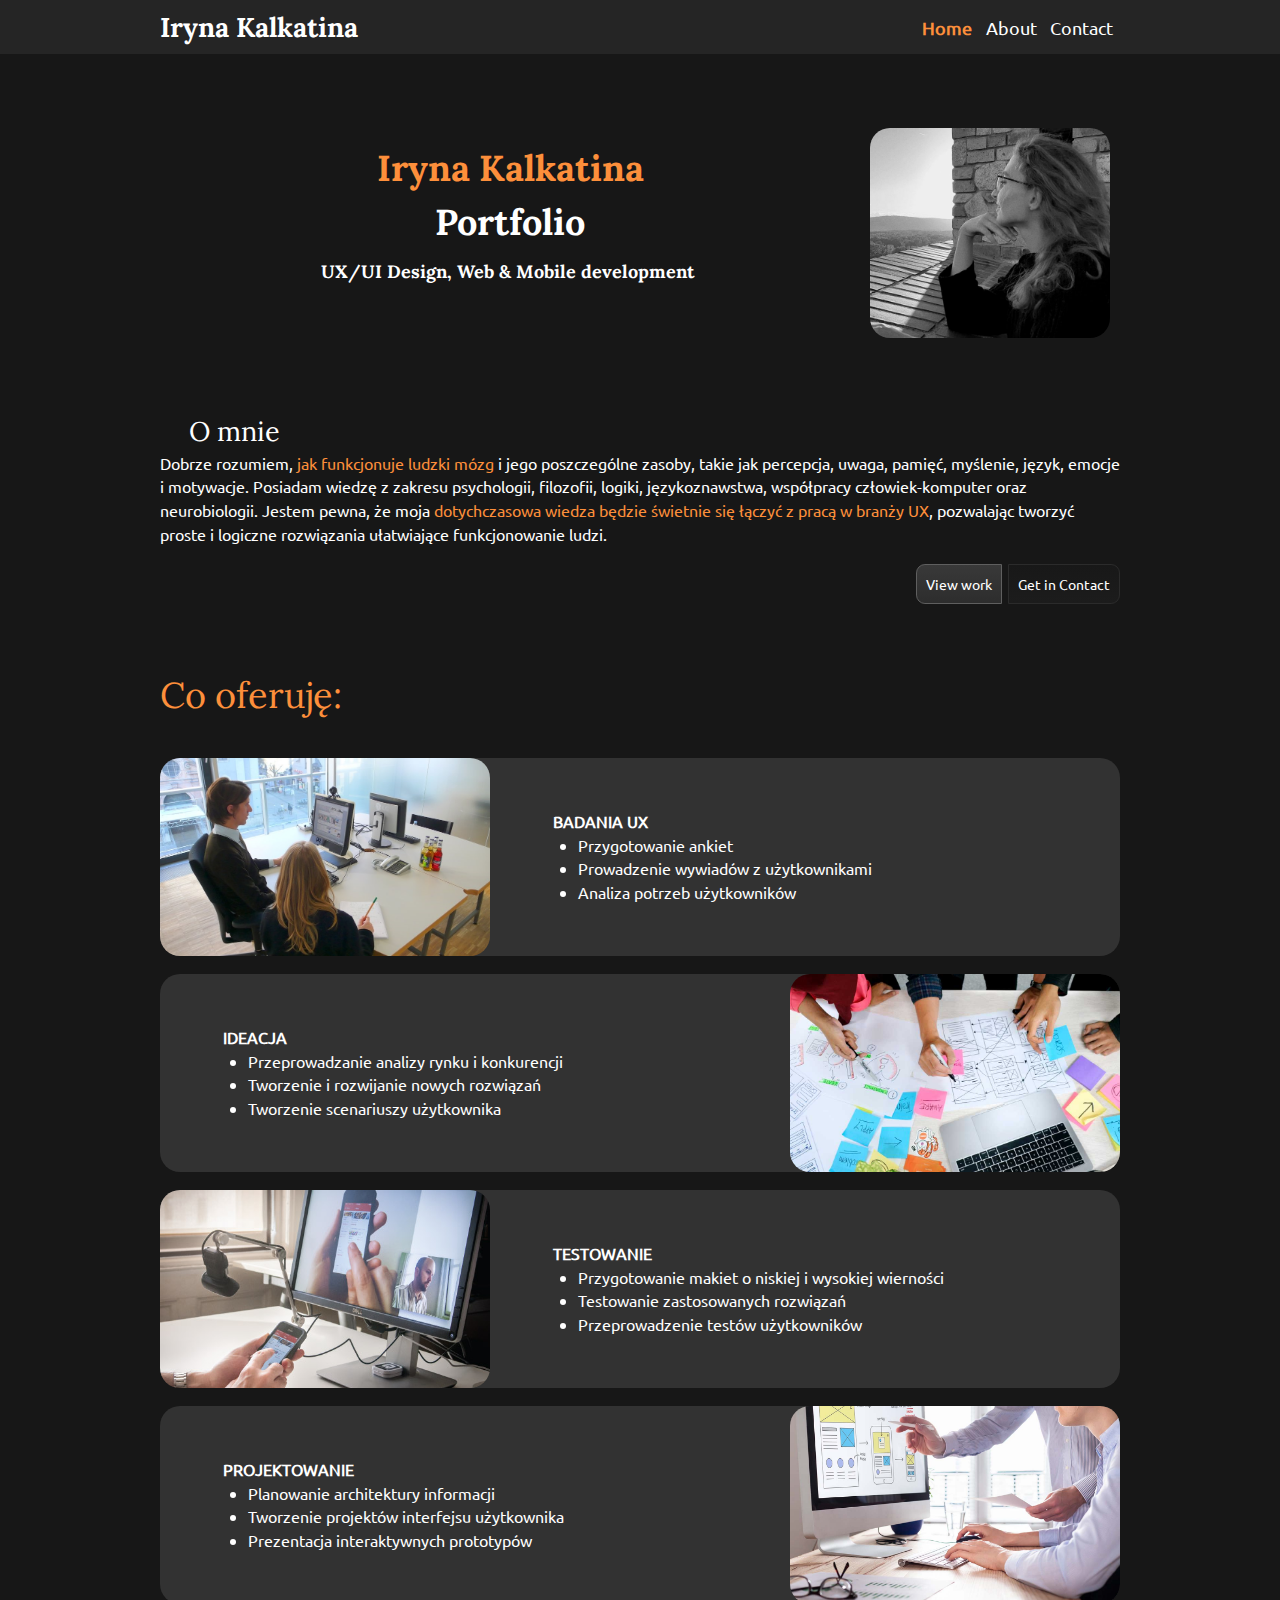
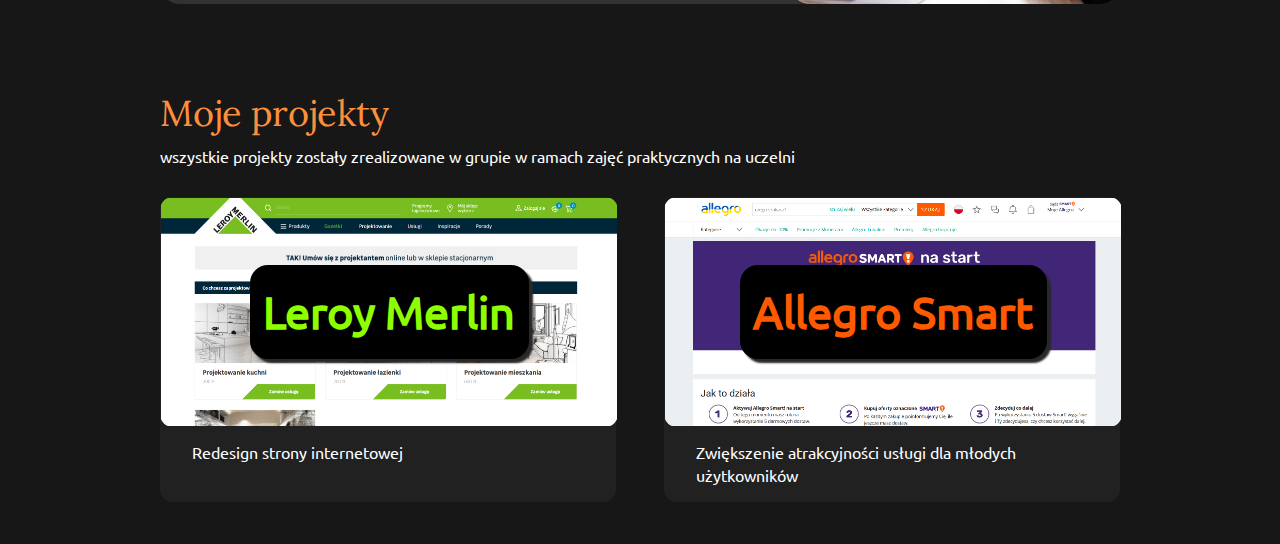
<file: index.html>
<html>
    <html>
        <head>
            <meta name="viewport" content="width=device-width, initial-scale=1.0">
            <link href="style/general.css" rel="stylesheet">
            <link href="style/header.css" rel="stylesheet">
            <link href="style/mobile-header.css" rel="stylesheet">
            <link href="style/main.css" rel="stylesheet">
            <script type="text/javascript" src="scripts/main/blink.js"></script>
            <script type="text/javascript" src="scripts/header.js"></script>
        </head>
        <body>
            <header id="desktop">
                <div class="header-content">
                    <div class="header-logo"><a href="index.html" class="white caption-font">Iryna Kalkatina</a></div>
                    <div class="header-navigation">
                        <a href="index.html" class="header-button header-button-current">Home</a>
                        <a href="about.html" class="header-button">About</a>
                        <a href="contact.html" class="header-button">Contact</a>
                    </div>
                </div>
            </header>
            <header id="mobile-closed">
                <div class="mobile-header-left">
                    <div class="mobile-header-open-button-block">
                        <a class="mobile-header-open-button" id="mobile-header-open-button">
                            <div class="mobile-header-open-button-line"> </div>
                            <div class="mobile-header-open-button-line"> </div>
                            <div class="mobile-header-open-button-line"> </div>
                        </a>
                    </div>
                </div>
                <div class="mobile-header-center">
                    <div class="header-logo"><div class="white caption-font">Iryna Kalkatina</div></div>
                </div>
                <div class="mobile-header-right">
                </div>
            </header>
            <header class="flex-column full-width" id="mobile-opened" style="display: none;">
                <div class="mobile-header-block">
                    <div class="mobile-header-left">
                        <div class="mobile-header-close-button-block">
                            <a class="mobile-header-close-button" id="mobile-header-close-button">
                                <div class="arrow arrow-left header-arrow-back"></div>
                            </a>
                        </div>
                    </div>
                    <div class="mobile-header-center">
                        <a class="mobile-header-opened-link white header-button-current" href="index.html">Home</a>
                    </div>
                    <div class="mobile-header-right">
                    </div>
                </div>
                <div class="mobile-header-block">
                    <div class="mobile-header-left">
                    </div>
                    <div class="mobile-header-center">
                        <a class="mobile-header-opened-link white" href="about.html">About</a>
                    </div>
                    <div class="mobile-header-right">
                    </div>
                </div>
                <div class="mobile-header-block">
                    <div class="mobile-header-left">
                    </div>
                    <div class="mobile-header-center">
                        <a class="mobile-header-opened-link white" href="contact.html">Contact</a>
                    </div>
                    <div class="mobile-header-right">
                    </div>
                </div>
            </header>
            <main>
                <div class="info-block increased-margin-top">
                    <div class="flex-row full-width justify-space-between" id="main-caption-block">
                        <div class="flex-column full-width main-caption-text-block">
                            <div class="caption-font-bold caption-huge orange text-center main-caption-name">Iryna Kalkatina</div>
                            <div class="caption-font-bold caption-huge white text-center main-caption-subject">Portfolio</div>
                            <div class="caption-font-bold caption-avg avg-margin-top white text-center main-caption-profession">UX/UI Design, Web & Mobile development</div>
                        </div>
                        <img src="res/my_photo.jpg" alt="My photo" class="my-photo"/>
                    </div>
                </div>
                <div class="info-block increased-margin-top">
                    <div class="flex-column">
                        <div class="caption-font caption-big main-caption-about-me white">
                            O mnie
                        </div>
                        <div class="general-text main-text-about-me">
                            Dobrze rozumiem, <strong class="highlighted-text">jak funkcjonuje ludzki mózg</strong> i jego poszczególne zasoby, takie jak percepcja, uwaga, pamięć, myślenie, język, emocje i motywacje. Posiadam wiedzę z zakresu psychologii, filozofii, logiki, językoznawstwa, współpracy człowiek-komputer oraz neurobiologii. Jestem pewna, że moja <strong class="highlighted-text">dotychczasowa wiedza będzie świetnie się łączyć z pracą w branży UX</strong>, pozwalając tworzyć proste i logiczne rozwiązania ułatwiające funkcjonowanie ludzi.
                        </div>
                        <!-- <a href="about.html" class="more-btn"><div>więcej</div><div class="arrow arrow-right"></div></a> -->
                        <div class="navigation-bar-about-me">
                            <a class="navigation-bar-left general-text" id="view-work-btn" href="#work">View work</a>
                            <a class="navigation-bar-right general-text" href="contact.html">Get in Contact</a>
                        </div>
                    </div>
                </div>
                <div class="info-block increased-margin-top">
                    <div class="flex-column full-width">
                        <div class="caption-font caption-huge orange main-my-offerings-caption">Co oferuję:</div>
                        <div class="my-offerings-item-list">
                            <div class="my-offerings-item">
                                <img src="res/offering-1.jpg" class="my-offerings-item-image">
                                <div class="my-offerings-item-text my-offerings-bigger-text">
                                    <div class="my-offerings-item-text-content">
                                        <div class="my-offerings-list-caption">BADANIA UX</div>
                                        <ul class="flex-column my-offerings-list-content">
                                            <li>Przygotowanie ankiet</li>
                                            <li>Prowadzenie wywiadów z użytkownikami</li>
                                            <li>Analiza potrzeb użytkowników</li>
                                        </ul>
                                    </div>
                                </div>
                            </div>
                            <div class="my-offerings-item my-offerings-item-reverse">
                                <div class="my-offerings-item-text my-offerings-bigger-text">
                                    <div class="my-offerings-item-text-content">
                                        <div class="my-offerings-list-caption">IDEACJA</div>
                                        <ul class="flex-column my-offerings-list-content">
                                            <li>Przeprowadzanie analizy rynku i konkurencji</li>
                                            <li>Tworzenie i rozwijanie nowych rozwiązań</li>
                                            <li>Tworzenie scenariuszy użytkownika</li>
                                        </ul>
                                    </div>
                                </div>
                                <img src="res/offering-2.jpg" class="my-offerings-item-image">
                            </div>
                            <div class="my-offerings-item">
                                <img src="res/offering-3.jpg" class="my-offerings-item-image">
                                <div class="my-offerings-item-text my-offerings-bigger-text">
                                    <div class="my-offerings-item-text-content">
                                        <div class="my-offerings-list-caption">TESTOWANIE</div>
                                        <ul class="flex-column my-offerings-list-content">
                                            <li>Przygotowanie makiet o niskiej i wysokiej wierności</li>
                                            <li>Testowanie zastosowanych rozwiązań</li>
                                            <li>Przeprowadzenie testów użytkowników</li>
                                        </ul>
                                    </div>
                                </div>
                            </div>
                            <div class="my-offerings-item my-offerings-item-reverse">
                                <div class="my-offerings-item-text my-offerings-bigger-text">
                                    <div class="my-offerings-item-text-content">
                                        <div class="my-offerings-list-caption">PROJEKTOWANIE</div>
                                        <ul class="flex-column my-offerings-list-content">
                                            <li>Planowanie architektury informacji</li>
                                            <li>Tworzenie projektów interfejsu użytkownika</li>
                                            <li>Prezentacja interaktywnych prototypów</li>
                                        </ul>
                                    </div>
                                </div>
                                <img src="res/offering-4.jpg" class="my-offerings-item-image">
                            </div>
                        </div>
                    </div>
                </div>
                <div class="info-block increased-margin-top">
                    <div class="flex-column full-width" id="work">
                        <div class="caption-font caption-huge orange main-caption-my-projects">
                            Moje projekty
                        </div>
                        <div class="my-projects-description general-text">
                            wszystkie projekty zostały zrealizowane w grupie w ramach zajęć praktycznych na uczelni
                        </div>
                        <div class="flex-row full-width wrap justify-space-between" id="main-my-projects-list-block">
                            <a class="my-projects-list-item" href="lm.html">
                                <div class="flex-column full-width my-projects-list-item-image lm-background">
                                    <div class="my-projects-list-caption lm-caption">Leroy Merlin</div>
                                </div>
                                <div class="my-projects-list-item-description general-text">
                                    Redesign strony internetowej
                                </div>
                            </a>
                            <a class="my-projects-list-item" href="as.html">
                                <div class="flex-column full-width my-projects-list-item-image as-background">
                                    <div class="my-projects-list-caption as-caption">Allegro Smart</div>
                                </div>
                                <div class="my-projects-list-item-description general-text">
                                    Zwiększenie atrakcyjności usługi dla młodych użytkowników
                                </div>
                            </a>
                        </div>
                    </div>
                </div>
            </main>
        </body>
    </html>
</html>
</file>
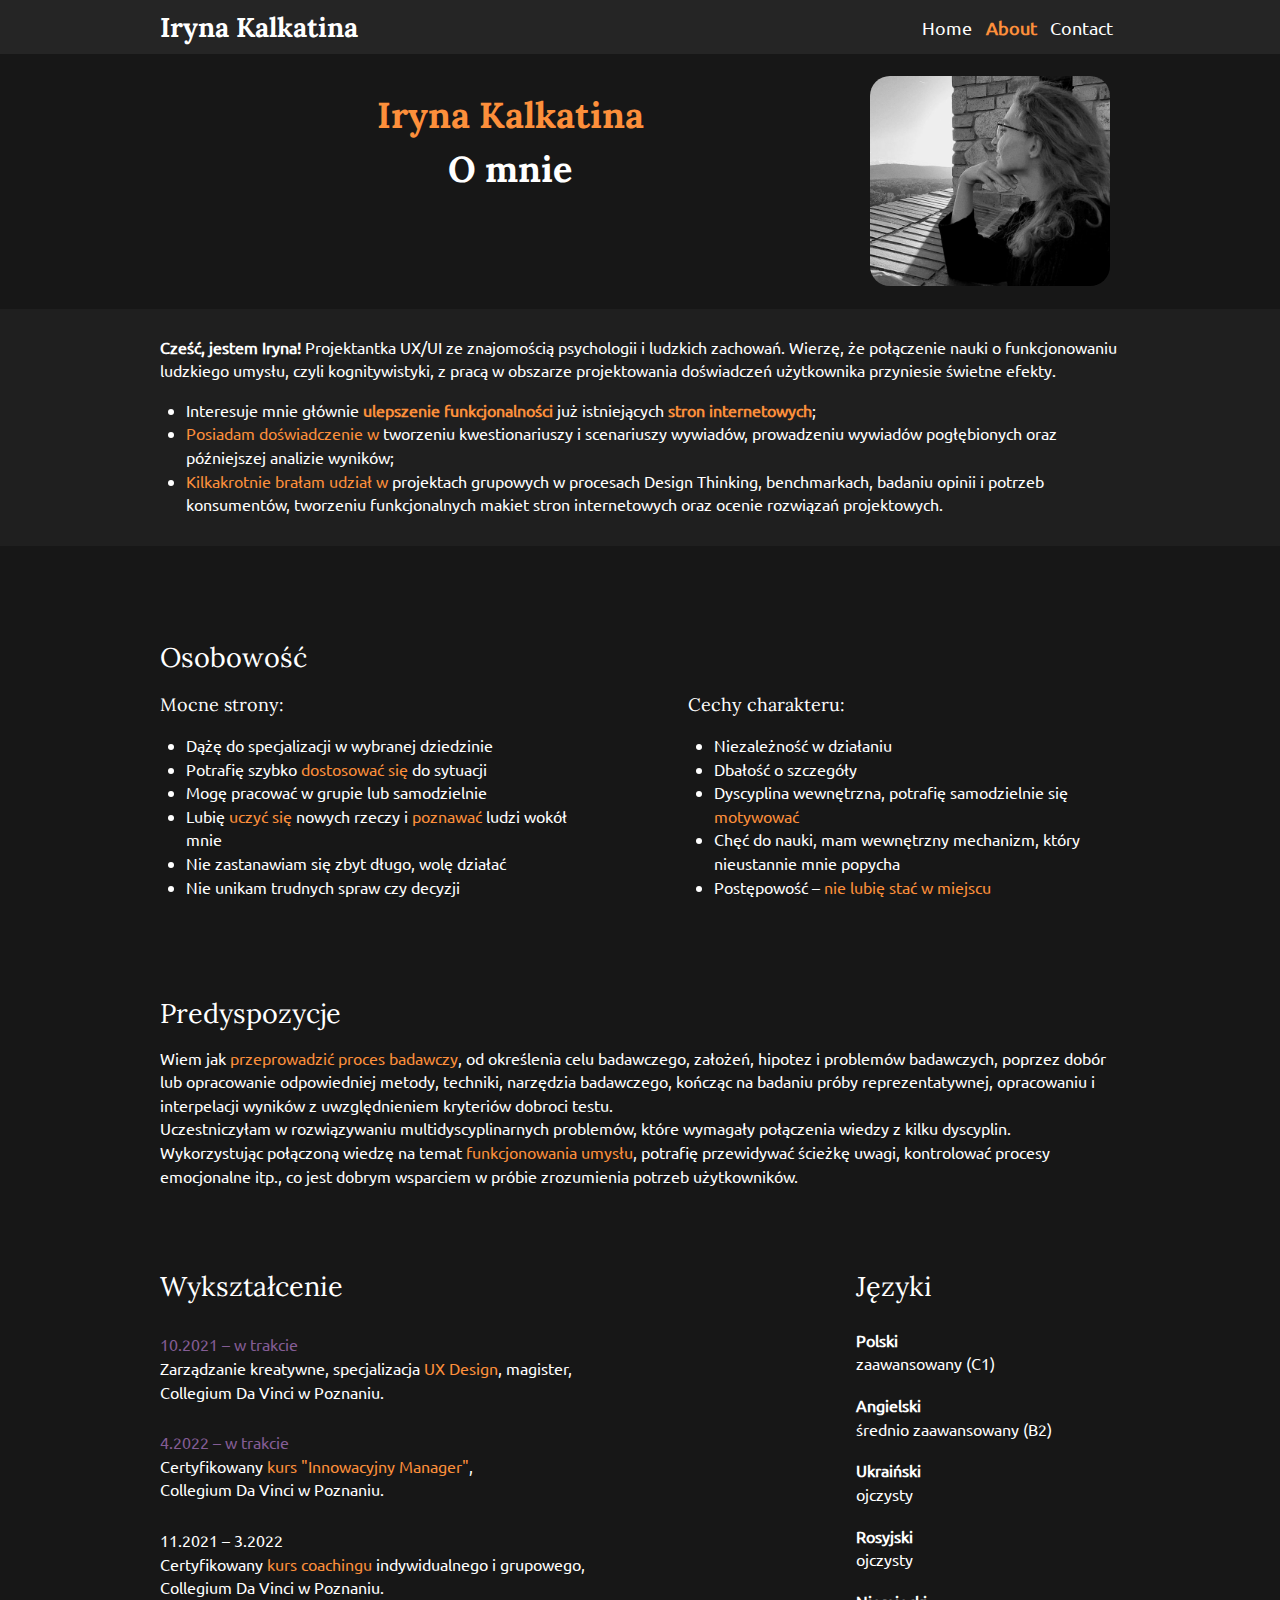
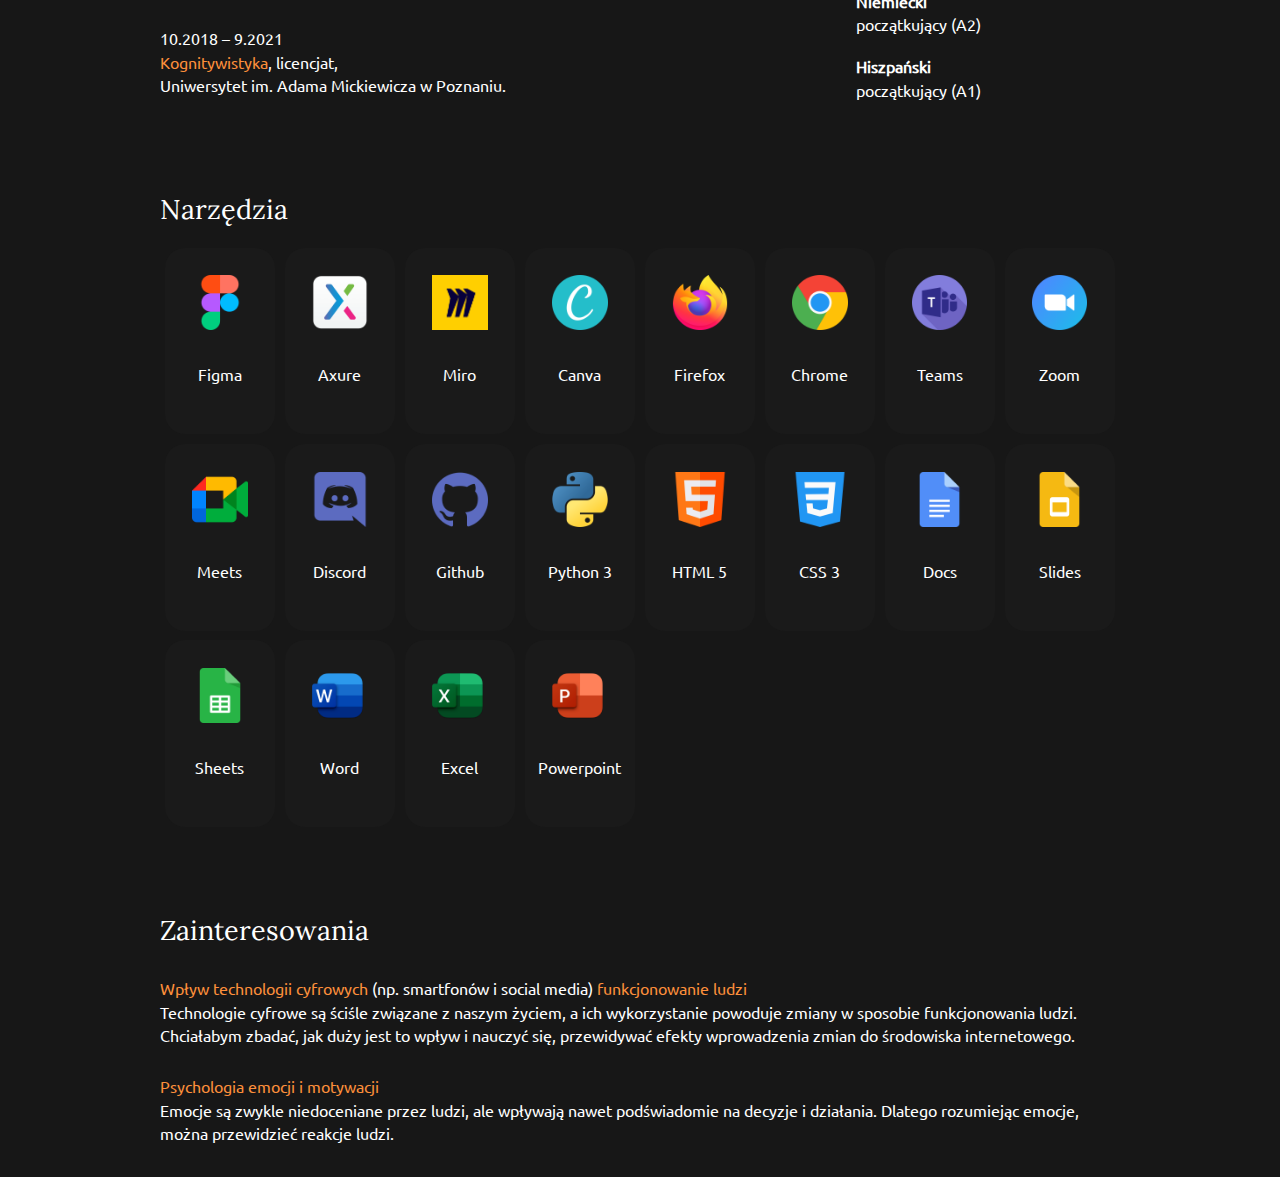
<file: about.html>
<html>
    <html>
        <head>
            <meta name="viewport" content="width=device-width, initial-scale=1.0">
            <link href="style/general.css" rel="stylesheet">
            <link href="style/header.css" rel="stylesheet">
            <link href="style/mobile-header.css" rel="stylesheet">
            <link href="style/main.css" rel="stylesheet">
            <link href="style/about-me.css" rel="stylesheet">
            <script type="text/javascript" src="scripts/about/sizes.js"></script>
            <script type="text/javascript" src="scripts/header.js"></script>
        </head>
        <body>
            <header id="desktop">
                <div class="header-content">
                    <div class="header-logo"><a href="index.html" class="white caption-font">Iryna Kalkatina</a></div>
                    <div class="header-navigation">
                        <a href="index.html" class="header-button">Home</a>
                        <a href="about.html" class="header-button header-button-current">About</a>
                        <a href="contact.html" class="header-button">Contact</a>
                    </div>
                </div>
            </header>
            <header id="mobile-closed">
                <div class="mobile-header-left">
                    <div class="mobile-header-open-button-block">
                        <a class="mobile-header-open-button" id="mobile-header-open-button">
                            <div class="mobile-header-open-button-line"> </div>
                            <div class="mobile-header-open-button-line"> </div>
                            <div class="mobile-header-open-button-line"> </div>
                        </a>
                    </div>
                </div>
                <div class="mobile-header-center">
                    <div class="header-logo"><div class="white caption-font">Iryna Kalkatina</div></div>
                </div>
                <div class="mobile-header-right">
                </div>
            </header>
            <header class="flex-column full-width" id="mobile-opened" style="display: none;">
                <div class="mobile-header-block">
                    <div class="mobile-header-left">
                        <div class="mobile-header-close-button-block">
                            <a class="mobile-header-close-button" id="mobile-header-close-button">
                                <div class="arrow arrow-left header-arrow-back"></div>
                            </a>
                        </div>
                    </div>
                    <div class="mobile-header-center">
                        <a class="mobile-header-opened-link white" href="index.html">Home</a>
                    </div>
                    <div class="mobile-header-right">
                    </div>
                </div>
                <div class="mobile-header-block">
                    <div class="mobile-header-left">
                    </div>
                    <div class="mobile-header-center">
                        <a class="mobile-header-opened-link white header-button-current" href="about.html">About</a>
                    </div>
                    <div class="mobile-header-right">
                    </div>
                </div>
                <div class="mobile-header-block">
                    <div class="mobile-header-left">
                    </div>
                    <div class="mobile-header-center">
                        <a class="mobile-header-opened-link white" href="contact.html">Contact</a>
                    </div>
                    <div class="mobile-header-right">
                    </div>
                </div>
            </header>
            <main>
                <div class="info-block">
                    <div class="flex-row full-width justify-space-between" id="about-caption-block">
                        <div class="flex-column full-width">
                            <div class="caption-font-bold caption-huge text-center am-caption-name">Iryna Kalkatina</div>
                            <div class="caption-font-bold caption-huge text-center text">O mnie</div>
                        </div>
                        <img src="res/my_photo.jpg" alt="My photo" class="my-photo"/>
                    </div>
                </div>
                <div class="info-block-wide-wrap info-block-highlighted info-block-bigger-margin ">
                    <div class="info-block">
                        <div class="am-general-text general-text">
                            <strong>Cześć, jestem Iryna!</strong> Projektantka UX/UI ze znajomością psychologii i ludzkich zachowań. Wierzę, że połączenie nauki o funkcjonowaniu ludzkiego umysłu, czyli kognitywistyki, z pracą w obszarze projektowania doświadczeń użytkownika przyniesie świetne efekty.
                            <ul class="am-ul">
                                <li>
                                    Interesuje mnie głównie <strong class="highlighted-text-strong">ulepszenie funkcjonalności</strong> już istniejących <strong class="highlighted-text-strong">stron internetowych</strong>;
                                </li>
                                <li>
                                    <strong class="highlighted-text">Posiadam doświadczenie w</strong> tworzeniu kwestionariuszy i scenariuszy wywiadów, prowadzeniu wywiadów pogłębionych oraz późniejszej analizie wyników;
                                </li>
                                <li>
                                    <strong class="highlighted-text">Kilkakrotnie brałam udział w</strong> projektach grupowych w procesach Design Thinking, benchmarkach, badaniu opinii i potrzeb konsumentów, tworzeniu funkcjonalnych makiet stron internetowych oraz ocenie rozwiązań projektowych.                               
                                </li>
                            </ul>
                        </div>
                    </div>
                </div>
                <div class="info-block increased-margin-top">
                    <div class="flex-column full-width">
                        <div class="caption-font caption-big margin-top-bottom general-text">
                            Osobowość
                        </div>
                        <div class="flex-row full-width justify-space-between">
                            <div class="flex-column am-virtues general-text">
                                <div class="caption-font  caption-avg">
                                    Mocne strony:
                                </div>
                                <ul class="am-general-text">
                                    <li>
                                        Dążę do specjalizacji w wybranej dziedzinie
                                    </li>
                                    <li>
                                        Potrafię szybko <strong class="highlighted-text">dostosować się</strong> do sytuacji
                                    </li>
                                    <li>
                                        Mogę pracować w grupie lub samodzielnie
                                    </li>
                                    <li>
                                        Lubię <strong class="highlighted-text">uczyć się</strong> nowych rzeczy i <strong class="highlighted-text">poznawać</strong> ludzi wokół mnie
                                    </li>
                                    <li>
                                        Nie zastanawiam się zbyt długo, wolę działać
                                    </li>
                                    <li>
                                        Nie unikam trudnych spraw czy decyzji
                                    </li>
                                </ul>
                            </div>
                            <div class="flex-column am-virtues general-text">
                                <div class="caption-font  caption-avg">
                                    Cechy charakteru:
                                </div>
                                <ul class="am-general-text">
                                    <li>
                                        Niezależność w działaniu
                                    </li>
                                    <li>
                                        Dbałość o szczegóły
                                    </li>
                                    <li>
                                        Dyscyplina wewnętrzna, potrafię samodzielnie się <strong class="highlighted-text"> motywować </strong>
                                    </li>
                                    <li>
                                        Chęć do nauki, mam wewnętrzny mechanizm, który nieustannie mnie popycha
                                    </li>
                                    <li>
                                        Postępowość –<strong class="highlighted-text"> nie lubię stać w miejscu</strong>
                                    </li>
                                </ul>
                            </div>
                        </div>
                    </div>
                </div>
                <div class="info-block increased-margin-top">
                    <div class="flex-column">
                        <div class="caption-font caption-big margin-top-bottom general-text">
                            Predyspozycje
                        </div>
                        <div class="am-general-text flex-column general-text">
                            <p>
                                Wiem jak <strong class="highlighted-text strong">przeprowadzić proces badawczy</strong>, od określenia celu badawczego, założeń, hipotez i problemów badawczych, poprzez dobór lub opracowanie odpowiedniej metody, techniki, narzędzia badawczego, kończąc na badaniu próby reprezentatywnej, opracowaniu i interpelacji wyników z uwzględnieniem kryteriów dobroci testu.
                            </p>
                            <p>
                                Uczestniczyłam w rozwiązywaniu multidyscyplinarnych problemów, które wymagały połączenia wiedzy z kilku dyscyplin.
                            </p>
                            <p>
                                Wykorzystując połączoną wiedzę na temat <strong class="highlighted-text strong">funkcjonowania umysłu</strong>, potrafię przewidywać ścieżkę uwagi, kontrolować procesy emocjonalne itp., co jest dobrym wsparciem w próbie zrozumienia potrzeb użytkowników.
                            </p>
                        </div>
                    </div>
                </div>
                <div class="info-block increased-margin-top">
                    <div class="flex-row full-width justify-space-between">
                        <div class="flex-column am-education-block">
                            <div class="caption-font caption-big margin-top-bottom general-text">
                                Wykształcenie
                            </div>
                            <div class="flex-column am-education-list">
                                <div class="flex-column am-education-list-item general-text">
                                    <div><strong class="highlighted-text purple">10.2021 – w trakcie</strong></div>
                                    <div>Zarządzanie kreatywne, specjalizacja <strong class="highlighted-text strong">UX Design</strong>, magister,</div>
                                    <div>Collegium Da Vinci w Poznaniu.</div>
                                </div>
                                <div class="flex-column am-education-list-item general-text">
                                    <div><strong class="highlighted-text purple">4.2022 – w trakcie</strong></div>
                                    <div>Certyfikowany <strong class="highlighted-text">kurs "Innowacyjny Manager"</strong>,</div>
                                    <div>Collegium Da Vinci w Poznaniu.</div>
                                </div>
                                <div class="flex-column am-education-list-item general-text">
                                    <div>11.2021 – 3.2022</div>
                                    <div>Certyfikowany <strong class="highlighted-text">kurs coachingu</strong> indywidualnego i grupowego,</div>
                                    <div>Collegium Da Vinci w Poznaniu.</div>
                                </div>
                                <div class="flex-column am-education-list-item general-text">
                                    <div>10.2018 – 9.2021</div>
                                    <div><strong class="highlighted-text">Kognitywistyka</strong>, licencjat,</div>
                                    <div>Uniwersytet im. Adama Mickiewicza w Poznaniu.</div>
                                </div>
                            </div>
                        </div>
                        <div class="flex-column am-language-block">
                            <div class="caption-font caption-big margin-top-bottom general-text">
                                Języki
                            </div>
                            <div class="flex-column am-language-list">
                                <div class="flex-column am-language-list-item general-text">
                                    <div><strong>Polski</strong></div>
                                    <div>zaawansowany (C1)</div>
                                </div>
                                <div class="flex-column am-language-list-item general-text">
                                    <div><strong>Angielski</strong></div>
                                    <div>średnio zaawansowany (B2)</div>
                                </div>
                                <div class="flex-column am-language-list-item general-text">
                                    <div><strong>Ukraiński</strong></div>
                                    <div>ojczysty</div>
                                </div>
                                <div class="flex-column am-language-list-item general-text">
                                    <div><strong>Rosyjski</strong></div>
                                    <div>ojczysty</div>
                                </div>
                                <div class="flex-column am-language-list-item general-text">
                                    <div><strong>Niemiecki</strong></div>
                                    <div>początkujący (A2)</div>
                                </div>
                                <div class="flex-column am-language-list-item general-text">
                                    <div><strong>Hiszpański</strong></div>
                                    <div>początkujący (A1)</div>
                                </div>
                            </div>
                        </div>
                    </div>
                </div>
                <div class="info-block increased-margin-top">
                    <div class="flex-column full-width">
                        <div class="caption-font caption-big margin-top-bottom general-text">
                            Narzędzia
                        </div>
                        <div class="flex-row full-width wrap icons-table-wrap">
                            <div class="flex-column icon-table-item">
                                <img src="res/icons/about/figma-icon.png" class="icon-table-image">
                                <div class="icon-table-text general-text">Figma</div>
                            </div>
                            <div class="flex-column icon-table-item">
                                <img src="res/icons/about/axure-icon.png" class="icon-table-image">
                                <div class="icon-table-text general-text">Axure</div>
                            </div>
                            <div class="flex-column icon-table-item">
                                <img src="res/icons/about/miro-icon.png" class="icon-table-image">
                                <div class="icon-table-text general-text">Miro</div>
                            </div>
                            <div class="flex-column icon-table-item">
                                <img src="res/icons/about/canva-icon.png" class="icon-table-image">
                                <div class="icon-table-text general-text">Canva</div>
                            </div>
                            <div class="flex-column icon-table-item">
                                <img src="res/icons/about/firefox-icon.png" class="icon-table-image">
                                <div class="icon-table-text general-text">Firefox</div>
                            </div>
                            <div class="flex-column icon-table-item">
                                <img src="res/icons/about/chrome-icon.png" class="icon-table-image">
                                <div class="icon-table-text general-text">Chrome</div>
                            </div>
                            <div class="flex-column icon-table-item">
                                <img src="res/icons/about/teams-icon.png" class="icon-table-image">
                                <div class="icon-table-text general-text">Teams</div>
                            </div>
                            <div class="flex-column icon-table-item">
                                <img src="res/icons/about/zoom-icon.png" class="icon-table-image">
                                <div class="icon-table-text general-text">Zoom</div>
                            </div>
                            <div class="flex-column icon-table-item">
                                <img src="res/icons/about/meet-icon.png" class="icon-table-image">
                                <div class="icon-table-text general-text">Meets</div>
                            </div>
                            <div class="flex-column icon-table-item">
                                <img src="res/icons/about/discord-icon.png" class="icon-table-image">
                                <div class="icon-table-text general-text">Discord</div>
                            </div>
                            <div class="flex-column icon-table-item">
                                <img src="res/icons/about/github-icon.png" class="icon-table-image">
                                <div class="icon-table-text general-text">Github</div>
                            </div>
                            <div class="flex-column icon-table-item">
                                <img src="res/icons/about/python-icon.png" class="icon-table-image">
                                <div class="icon-table-text general-text">Python 3</div>
                            </div>
                            <div class="flex-column icon-table-item">
                                <img src="res/icons/about/html-icon.png" class="icon-table-image">
                                <div class="icon-table-text general-text">HTML 5</div>
                            </div>
                            <div class="flex-column icon-table-item">
                                <img src="res/icons/about/css-icon.png" class="icon-table-image">
                                <div class="icon-table-text general-text">CSS 3</div>
                            </div>
                            <div class="flex-column icon-table-item">
                                <img src="res/icons/about/docs-icon.png" class="icon-table-image">
                                <div class="icon-table-text general-text">Docs</div>
                            </div>
                            <div class="flex-column icon-table-item">
                                <img src="res/icons/about/slides-icon.png" class="icon-table-image">
                                <div class="icon-table-text general-text">Slides</div>
                            </div>
                            <div class="flex-column icon-table-item">
                                <img src="res/icons/about/sheets-icon.png" class="icon-table-image">
                                <div class="icon-table-text general-text">Sheets</div>
                            </div>
                            <div class="flex-column icon-table-item">
                                <img src="res/icons/about/word-icon.png" class="icon-table-image">
                                <div class="icon-table-text general-text">Word</div>
                            </div>
                            <div class="flex-column icon-table-item">
                                <img src="res/icons/about/excel-icon.png" class="icon-table-image">
                                <div class="icon-table-text general-text">Excel</div>
                            </div>
                            <div class="flex-column icon-table-item">
                                <img src="res/icons/about/powerpoint-icon.png" class="icon-table-image">
                                <div class="icon-table-text general-text">Power&shypoint</div>
                            </div>
                        </div>
                    </div>
                </div>
                <div class="info-block increased-margin-top">
                    <div class="flex-column full-width">
                        <div class="caption-font caption-big margin-top-bottom general-text">
                            Zainteresowania
                        </div>
                        <div class="full-width margin-top-bottom">
                            <div class="full-width general-text">
                                <strong class="highlighted-text strong"> Wpływ technologii cyfrowych</strong> (np. smartfonów i social media) <strong class="highlighted-text strong"> funkcjonowanie ludzi</strong>
                            </div>
                            <div class="full-width general-text">
                                Technologie cyfrowe są ściśle związane z naszym życiem, a ich wykorzystanie powoduje zmiany w sposobie funkcjonowania ludzi. Chciałabym zbadać, jak duży jest to wpływ i nauczyć się, przewidywać efekty wprowadzenia zmian do środowiska internetowego.
                            </div>
                        </div>
                        <div class="full-width margin-top-bottom">
                            <div class="full-width general-text">
                                <strong class="highlighted-text strong"> Psychologia emocji i motywacji</strong>
                            </div>
                            <div class="full-width general-text">
                                Emocje są zwykle niedoceniane przez ludzi, ale wpływają nawet podświadomie na decyzje i działania. Dlatego rozumiejąc emocje, można przewidzieć reakcje ludzi.
                            </div>
                        </div>
                    </div>
                </div>
            </main>
        </body>
    </html>
</html>
</file>
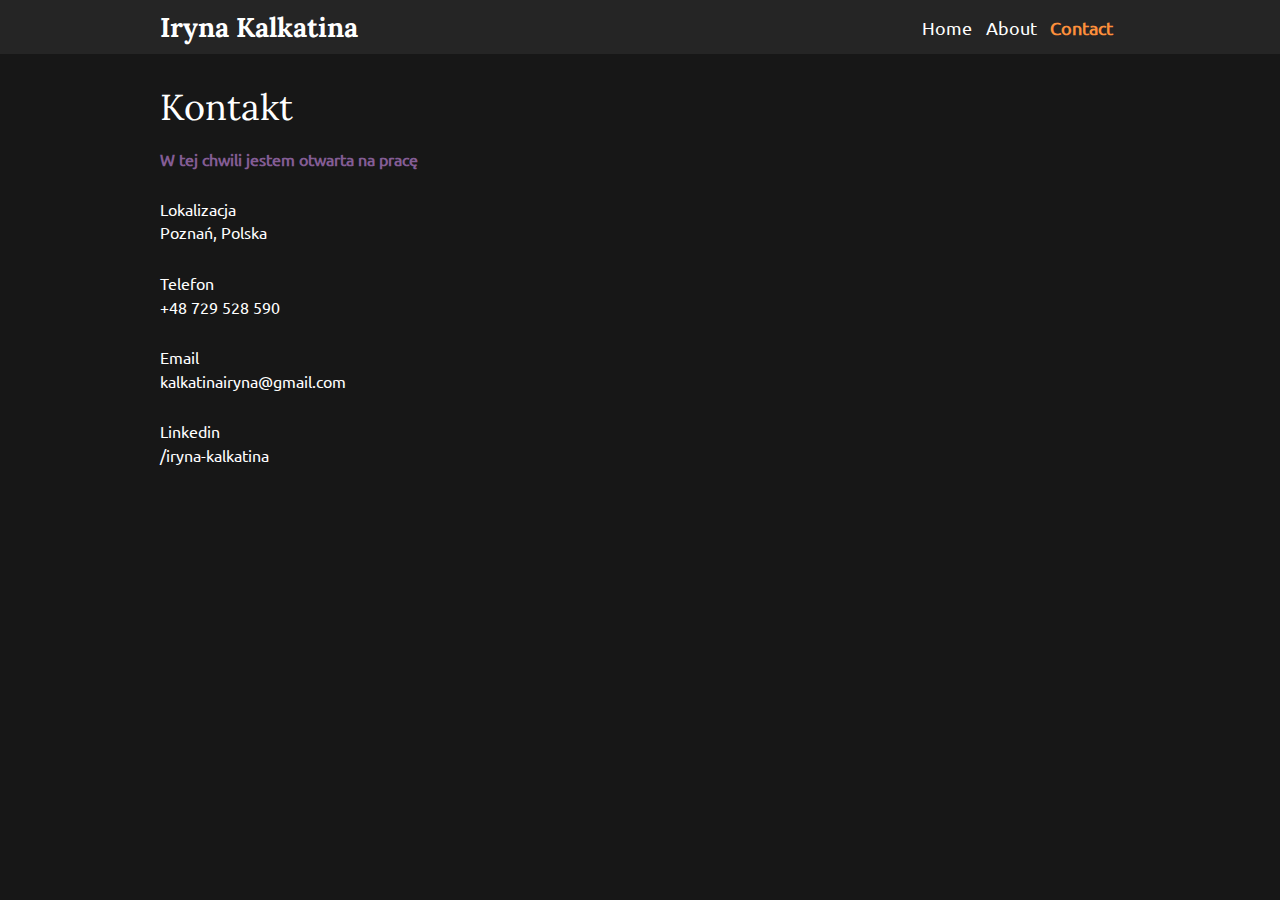
<file: contact.html>
<html>
    <html>
        <head>
            <meta name="viewport" content="width=device-width, initial-scale=1.0">
            <link href="style/general.css" rel="stylesheet">
            <link href="style/header.css" rel="stylesheet">
            <link href="style/mobile-header.css" rel="stylesheet">
            <link href="style/main.css" rel="stylesheet">
            <link href="style/about-me.css" rel="stylesheet">
            <script type="text/javascript" src="scripts/about/sizes.js"></script>
            <script type="text/javascript" src="scripts/header.js"></script>
        </head>
        <body>
            <header id="desktop">
                <div class="header-content">
                    <div class="header-logo"><a href="index.html" class="white caption-font">Iryna Kalkatina</a></div>
                    <div class="header-navigation">
                        <a href="index.html" class="header-button">Home</a>
                        <a href="about.html" class="header-button">About</a>
                        <a href="contact.html" class="header-button header-button-current">Contact</a>
                    </div>
                </div>
            </header>
            <header id="mobile-closed">
                <div class="mobile-header-left">
                    <div class="mobile-header-open-button-block">
                        <a class="mobile-header-open-button" id="mobile-header-open-button">
                            <div class="mobile-header-open-button-line"> </div>
                            <div class="mobile-header-open-button-line"> </div>
                            <div class="mobile-header-open-button-line"> </div>
                        </a>
                    </div>
                </div>
                <div class="mobile-header-center">
                    <div class="header-logo"><div class="white caption-font">Iryna Kalkatina</div></div>
                </div>
                <div class="mobile-header-right">
                </div>
            </header>
            <header class="flex-column full-width" id="mobile-opened" style="display: none;">
                <div class="mobile-header-block">
                    <div class="mobile-header-left">
                        <div class="mobile-header-close-button-block">
                            <a class="mobile-header-close-button" id="mobile-header-close-button">
                                <div class="arrow arrow-left header-arrow-back"></div>
                            </a>
                        </div>
                    </div>
                    <div class="mobile-header-center">
                        <a class="mobile-header-opened-link white" href="index.html">Home</a>
                    </div>
                    <div class="mobile-header-right">
                    </div>
                </div>
                <div class="mobile-header-block">
                    <div class="mobile-header-left">
                    </div>
                    <div class="mobile-header-center">
                        <a class="mobile-header-opened-link white" href="about.html">About</a>
                    </div>
                    <div class="mobile-header-right">
                    </div>
                </div>
                <div class="mobile-header-block">
                    <div class="mobile-header-left">
                    </div>
                    <div class="mobile-header-center">
                        <a class="mobile-header-opened-link white header-button-current" href="contact.html">Contact</a>
                    </div>
                    <div class="mobile-header-right">
                    </div>
                </div>
            </header>
            <main>
                <div class="info-block">
                    <div class="flex-column full-width">
                        <div class="caption-font caption-huge margin-top-bottom general-text">
                            Kontakt
                        </div>
                        <div class="general-text purple">
                            <strong>
                                W tej chwili jestem otwarta na pracę
                            </strong>
                        </div>
                    </div>
                </div>
                <div class="info-block">
                    <div class="flex-column full-width">
                        <div class="flex-column full-width general-text margin-top-bottom">
                            <div>Lokalizacja</div>
                            <div>Poznań, Polska</div>
                        </div>
                        <div class="flex-column full-width general-text margin-top-bottom">
                            <div>Telefon</div>
                            <div>+48 729 528 590</div>
                        </div>
                        <div class="flex-column full-width general-text margin-top-bottom">
                            <div>Email</div>
                            <div>kalkatinairyna@gmail.com</div>
                        </div>
                        <div class="flex-column full-width general-text margin-top-bottom">
                            <div>Linkedin</div>
                            <a href="https://www.linkedin.com/in/iryna-kalkatina/" class="general-text">/iryna-kalkatina</a>
                        </div>
                    </div>
                </div>
                <div class="info-block">
                </div>
                <div class="info-block">
                </div>
                <div class="info-block">
                </div>
                <div class="info-block">
                </div>
                <div class="info-block">
                </div>
            </main>
        </body>
    </html>
</html>
</file>
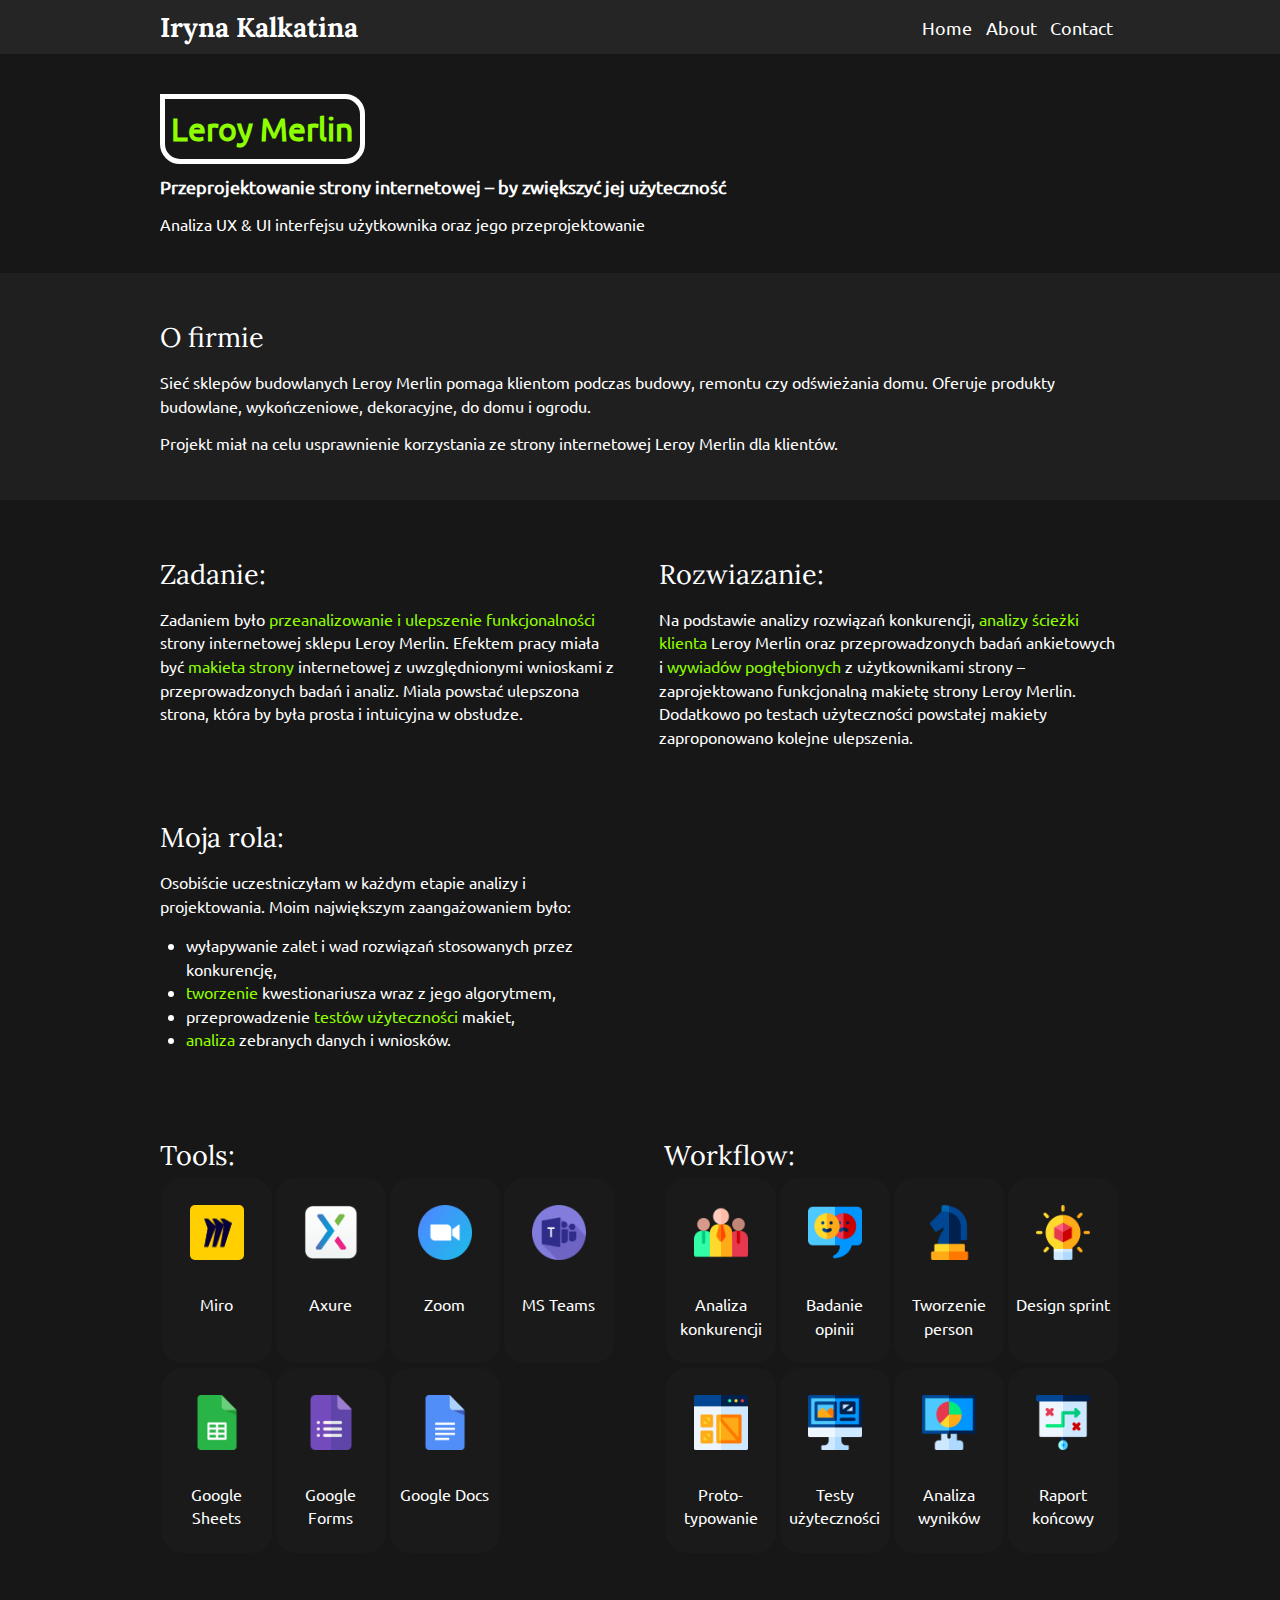
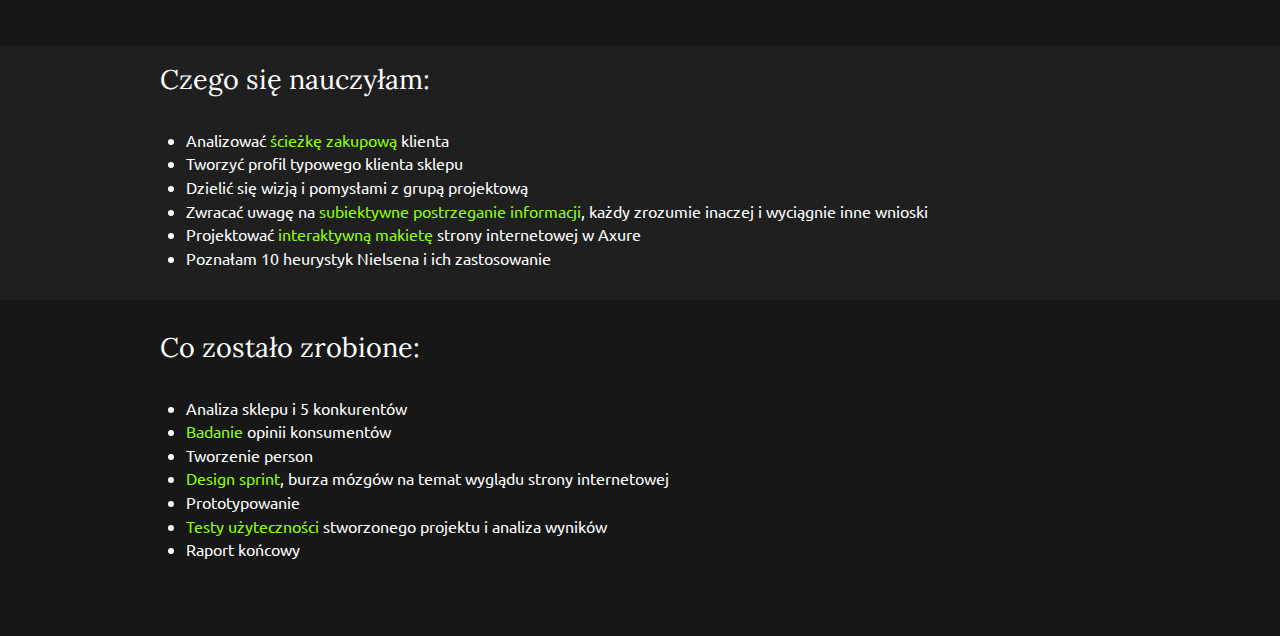
<file: lm.html>
<html>
    <html>
        <head>
            <meta name="viewport" content="width=device-width, initial-scale=1.0">
            <link href="style/general.css" rel="stylesheet">
            <link href="style/header.css" rel="stylesheet">
            <link href="style/mobile-header.css" rel="stylesheet">
            <link href="style/main.css" rel="stylesheet">
            <link href="style/proj.css" rel="stylesheet">
            <script type="text/javascript" src="scripts/proj/sizes.js"></script>
            <script type="text/javascript" src="scripts/header.js"></script>
        </head>
        <body>
            <header id="desktop">
                <div class="header-content">
                    <div class="header-logo"><a href="index.html" class="white caption-font">Iryna Kalkatina</a></div>
                    <div class="header-navigation">
                        <a href="index.html" class="header-button">Home</a>
                        <a href="about.html" class="header-button">About</a>
                        <a href="contact.html" class="header-button">Contact</a>
                    </div>
                </div>
            </header>
            <header id="mobile-closed">
                <div class="mobile-header-left">
                    <div class="mobile-header-open-button-block">
                        <a class="mobile-header-open-button" id="mobile-header-open-button">
                            <div class="mobile-header-open-button-line"> </div>
                            <div class="mobile-header-open-button-line"> </div>
                            <div class="mobile-header-open-button-line"> </div>
                        </a>
                    </div>
                </div>
                <div class="mobile-header-center">
                    <div class="header-logo"><div class="white caption-font">Iryna Kalkatina</div></div>
                </div>
                <div class="mobile-header-right">
                </div>
            </header>
            <header class="flex-column full-width" id="mobile-opened" style="display: none;">
                <div class="mobile-header-block">
                    <div class="mobile-header-left">
                        <div class="mobile-header-close-button-block">
                            <a class="mobile-header-close-button" id="mobile-header-close-button">
                                <div class="arrow arrow-left header-arrow-back"></div>
                            </a>
                        </div>
                    </div>
                    <div class="mobile-header-center">
                        <a class="mobile-header-opened-link white" href="index.html">Home</a>
                    </div>
                    <div class="mobile-header-right">
                    </div>
                </div>
                <div class="mobile-header-block">
                    <div class="mobile-header-left">
                    </div>
                    <div class="mobile-header-center">
                        <a class="mobile-header-opened-link white" href="about.html">About</a>
                    </div>
                    <div class="mobile-header-right">
                    </div>
                </div>
                <div class="mobile-header-block">
                    <div class="mobile-header-left">
                    </div>
                    <div class="mobile-header-center">
                        <a class="mobile-header-opened-link white" href="contact.html">Contact</a>
                    </div>
                    <div class="mobile-header-right">
                    </div>
                </div>
            </header>
            <main>
                <div class="info-block">
                    <div class="flex-column full-width caption-wrap">
                        <div class="caption-project-name lm-color">
                            Leroy Merlin
                        </div>
                        <div class="caption-main-purpose general-text">
                            Przeprojektowanie strony internetowej – by zwiększyć jej użyteczność
                        </div>
                        <div class="caption-add-purpose general-text">
                            Analiza UX & UI interfejsu użytkownika oraz jego przeprojektowanie
                        </div>
                    </div>
                </div>
                <div class="info-block-wide-wrap info-block-highlighted info-block-bigger-margin">
                    <div class="info-block increased-margin-top">
                        <div class="about-firm-wrap">
                            <div class="about-firm-caption">
                                <div class="caption-font caption-big general-text">
                                    O firmie
                                </div>
                            </div>
                            <div class="text-margin general-text">
                                Sieć sklepów budowlanych Leroy Merlin pomaga klientom podczas budowy, remontu czy odświeżania domu. Oferuje produkty budowlane, wykończeniowe, dekoracyjne, do domu i ogrodu.
                            </div>
                            <div class="text-margin general-text">
                                Projekt miał na celu usprawnienie korzystania ze strony internetowej Leroy Merlin dla klientów.
                            </div>
                        </div>
                    </div>
                </div>
                <div class="info-block">
                    <div class="flex-row full-width justify-space-between wrap">
                        <div class="flex-column about-project-item info-block-bigger-margin">
                            <div class="caption-font caption-big general-text">
                                Zadanie:
                            </div>
                            <div class="text-margin general-text">
                                Zadaniem było <strong class="highlighted-text lm-color">przeanalizowanie i ulepszenie funkcjonalności</strong> strony internetowej sklepu Leroy Merlin. Efektem pracy miała być <strong class="highlighted-text lm-color">makieta strony</strong> internetowej z uwzględnionymi wnioskami z przeprowadzonych badań i analiz. Miala powstać ulepszona strona, która by była prosta i intuicyjna w obsłudze.
                            </div>
                        </div>
                        <div class="flex-column about-project-item info-block-bigger-margin">
                            <div class="caption-font caption-big general-text">
                                Rozwiazanie:
                            </div>
                            <div class="text-margin general-text">
                                Na podstawie analizy rozwiązań konkurencji, <strong class="highlighted-text lm-color">analizy ścieżki klienta</strong> Leroy Merlin oraz przeprowadzonych badań ankietowych i <strong class="highlighted-text lm-color">wywiadów pogłębionych</strong> z użytkownikami strony – zaprojektowano funkcjonalną makietę strony Leroy Merlin. Dodatkowo po testach użyteczności powstałej makiety zaproponowano kolejne ulepszenia.
                            </div>
                        </div>
                        <div class="flex-column about-project-item info-block-bigger-margin">
                            <div class="caption-font caption-big general-text">
                                Moja rola:
                            </div>
                            <div class="text-margin general-text">
                                Osobiście uczestniczyłam w każdym etapie analizy i projektowania. Moim największym zaangażowaniem było:
                                <ul>
                                    <li>
                                        wyłapywanie zalet i wad rozwiązań stosowanych przez konkurencję, 
                                    </li>
                                    <li>
                                        <strong class="highlighted-text lm-color">tworzenie</strong> kwestionariusza wraz z jego algorytmem,
                                    </li>
                                    <li>
                                        przeprowadzenie <strong class="highlighted-text lm-color">testów użyteczności</strong> makiet,
                                    </li>
                                    <li>
                                        <strong class="highlighted-text lm-color">analiza</strong> zebranych danych i wniosków.
                                    </li>
                                </ul>
                            </div>
                        </div>
                    </div>
                </div>
                <div class="info-block info-block-bigger-margin">
                    <div class="flex-row full-width justify-space-between" id="tools-and-workflow-wrap">
                        <div class="flex-column full-width icons-table-wrap">
                            <div class="caption-font caption-big general-text">
                                Tools:
                            </div>
                            <div class="flex-row wrap">
                                <div class="flex-column icon-table-item">
                                    <img src="res/icons/tools/lm/miro-icon.png" class="icon-table-image icon-table-image-rounded">
                                    <div class="icon-table-text general-text">Miro</div>
                                </div>
                                <div class="flex-column icon-table-item">
                                    <img src="res/icons/tools/lm/axure-icon.png" class="icon-table-image">
                                    <div class="icon-table-text general-text">Axure</div>
                                </div>
                                <div class="flex-column icon-table-item">
                                    <img src="res/icons/tools/lm/zoom-icon.png" class="icon-table-image">
                                    <div class="icon-table-text general-text">Zoom</div>
                                </div>
                                <div class="flex-column icon-table-item">
                                    <img src="res/icons/tools/lm/teams-icon.png" class="icon-table-image">
                                    <div class="icon-table-text general-text">MS Teams</div>
                                </div>
                                <div class="flex-column icon-table-item">
                                    <img src="res/icons/tools/as/sheets-icon.png" class="icon-table-image">
                                    <div class="icon-table-text general-text">Google Sheets</div>
                                </div>
                                <div class="flex-column icon-table-item">
                                    <img src="res/icons/tools/lm/gforms-icon.png" class="icon-table-image">
                                    <div class="icon-table-text general-text">Google Forms</div>
                                </div>
                                <div class="flex-column icon-table-item">
                                    <img src="res/icons/tools/lm/gdocs-icon.png" class="icon-table-image">
                                    <div class="icon-table-text general-text">Google Docs</div>
                                </div>
                            </div>
                        </div>
                        <div class="flex-column full-width icons-table-wrap">
                            <div class="caption-font caption-big general-text">
                                Workflow:
                            </div>
                            <div class="flex-row wrap">
                                <div class="flex-column icon-table-item">
                                    <img src="res/icons/workflow/lm/teamwork.png" class="icon-table-image icon-table-image-rounded">
                                    <div class="icon-table-text general-text">Analiza konkurencji</div>
                                </div>
                                <div class="flex-column icon-table-item">
                                    <img src="res/icons/workflow/lm/feedback.png" class="icon-table-image">
                                    <div class="icon-table-text general-text">Badanie opinii</div>
                                </div>
                                <div class="flex-column icon-table-item">
                                    <img src="res/icons/workflow/lm/strategy.png" class="icon-table-image">
                                    <div class="icon-table-text general-text">Tworzenie person</div>
                                </div>
                                <div class="flex-column icon-table-item">
                                    <img src="res/icons/workflow/lm/innovation.png" class="icon-table-image">
                                    <div class="icon-table-text general-text">Design sprint</div>
                                </div>
                                <div class="flex-column icon-table-item">
                                    <img src="res/icons/workflow/lm/wireframe.png" class="icon-table-image">
                                    <div class="icon-table-text general-text">Proto&shytypowanie</div>
                                </div>
                                <div class="flex-column icon-table-item">
                                    <img src="res/icons/workflow/lm/ui-design.png" class="icon-table-image">
                                    <div class="icon-table-text general-text">Testy użyteczności</div>
                                </div>
                                <div class="flex-column icon-table-item">
                                    <img src="res/icons/workflow/lm/data-visualization.png" class="icon-table-image">
                                    <div class="icon-table-text general-text">Analiza wyników</div>
                                </div>
                                <div class="flex-column icon-table-item">
                                    <img src="res/icons/workflow/lm/planning.png" class="icon-table-image">
                                    <div class="icon-table-text general-text">Raport końcowy</div>
                                </div>
                            </div>
                        </div>
                    </div>
                </div>
                <div class="info-block-wide-wrap info-block-highlighted increased-margin-top">
                    <div class="info-block">
                        <div class="flex-column full-width">
                            <div class="caption-font caption-big general-text">
                                Czego się nauczyłam:
                            </div>
                            <div class="text-margin general-text">
                                <ul>
                                    <li>
                                        Analizować <strong class="highlighted-text lm-color">ścieżkę zakupową</strong> klienta
                                    </li>
                                    <li>
                                        Tworzyć profil typowego klienta sklepu
                                    </li>
                                    <li>
                                        Dzielić się wizją i pomysłami z grupą projektową 
                                    </li>
                                    <li>
                                        Zwracać uwagę na <strong class="highlighted-text lm-color">subiektywne postrzeganie informacji</strong>, każdy zrozumie inaczej i wyciągnie inne wnioski
                                    </li>
                                    <li>
                                        Projektować <strong class="highlighted-text lm-color">interaktywną makietę</strong> strony internetowej w Axure
                                    </li>
                                    <li>
                                        Poznałam 10 heurystyk Nielsena i ich zastosowanie
                                    </li>
                                </ul>
                            </div>
                        </div>
                    </div>
                </div>
                <div class="info-block info-block-bigger-margin">
                    <div class="flex-column full-width">
                        <div class="caption-font caption-big general-text">
                            Co zostało zrobione:
                        </div>
                        <div class="text-margin general-text">
                            <ul>
                                <li>
                                    Analiza sklepu i 5 konkurentów
                                </li>
                                <li>
                                    <strong class="highlighted-text lm-color">Badanie</strong> opinii konsumentów
                                </li>
                                <li>
                                    Tworzenie person
                                </li>
                                <li>
                                    <strong class="highlighted-text lm-color">Design sprint</strong>, burza mózgów na temat wyglądu strony internetowej
                                </li>
                                <li>
                                    Prototypowanie
                                </li>
                                <li>
                                    <strong class="highlighted-text lm-color">Testy użyteczności</strong> stworzonego projektu i analiza wyników
                                </li>
                                <li>
                                    Raport końcowy
                                </li>
                            </ul>
                        </div>
                    </div>
                </div>
            </main>
        </body>
</html>
</file>
<file: style/general.css>
@font-face {
    font-family: UbuntuMono;
    src: url('../fonts/Lora-VariableFont_wght.ttf');
}

@font-face {
    font-family: Ubuntu;
    src: url('../fonts/Ubuntu-Regular.ttf')
}

body {
    margin: 0 0 2vh 0;
    font-family: Ubuntu;
    line-height: 1.5;
    font-size: 1.75vh;
    background-color: rgb(23, 23, 23);
    display: flex;
    flex-direction: column;
}

p {
    margin: 0;
}

* {
    text-decoration: none;
}

main {
    display: flex;
    flex-direction: column;
}

.arrow {
    display: flex;
    border: solid black;
    margin-left: 0.2vmax;
    width: 0.7vmax;
    height: 0.7vmax;
    border-width: 0 0.2vmax 0.2vmax 0;
    align-self: center;
}

.arrow-left {
    transform:rotate(135deg);
}

.arrow-right {
    transform:rotate(-45deg);
}


.info-block {
    margin: 1% 0 0 0;
    width: 55%;
    transition: 300ms;
    display: flex;
    align-self: center;
}

.info-block-wide-wrap {
    width: 100%;
    display: flex;
    flex-direction: column;
}

.info-block-highlighted {
    background-color: rgb(31, 31, 31);
}

.info-block-bigger-margin {
    margin: 1.5vh 0 1.5vh 0;
    padding: 1.5vh 0 1.5vh 0;
}

.info-block-bigger-margin .info-block {
    margin: 1% 0 0 0;
}

.increased-margin-top {
    margin-top: 5%;
}

.general-text {
    color: white;
    font-size: 1.75vh;
}

.text {
    color: white
}

.text-center {
    text-align: center;
}

ul {
    padding-left: 2vw;
}

.strong {
    font-weight: 700;
}

.flex-column {
    display: flex;
    flex-direction: column;
}

.flex-row {
    display: flex;
    flex-direction: row;
}

.full-width {
    width: 100%;
}

.full-height {
    height: 100%;
}

.wrap {
    flex-wrap: wrap;
}

.justify-space-between {
    justify-content: space-between;
}

.caption-font {
    font-family: UbuntuMono;
}

.caption-font-bold {
    font-family: UbuntuMono;
    font-weight: 700;
}

.margin-top-bottom {
    margin: 1.5vh 0 1.5vh 0;
}

.caption-avg {
    font-size: 2vh;
}

.caption-big {
    font-size: 3vh;
}

.caption-huge {
    font-size: 4vh;
}

.avg-margin-top {
    margin-top: 1vh;
}

.huge-margin-top {
    margin-top: 2.5vh;
}

.highlighted-text-strong {
    font-weight: 700;
    color: rgb(253,143,59);
}

.highlighted-text {
    font-weight: 400;
    color: rgb(253,143,59);
}

.orange {
    color: rgb(253,143,59);
}

.purple {
    color: #845D95;
}

.white {
    color: white;
}
</file>
<file: style/header.css>
header {
    height: 5vh;
    background-color: rgb(37, 37, 37);
    display: flex;
    justify-content: center;
}

.header-content {
    display: flex;
    flex-direction: row;
    justify-content: space-between;
    width: 55%;
    font-size: 2vh;
    transition: 300ms;
}

.header-logo {
    color:white;
    font-weight: bold;
    display: flex;
    align-self: center;
    font-size: 3vh;
}

.header-navigation {
    display: flex;
    flex-direction: row;
}

.header-button {
    margin: 0.75vmin;
    color: white;
    text-decoration: none;
    
    display: flex;
    flex-direction: column; 
    align-self: center;
}

.header-button-current {
    color: rgb(253,143,59);
    font-weight: bold;
}

@media (max-width: 1400px) {
    .header-content {
        width: 75%;
    }

    header {
        height: 6vh;
    }
}

@media (max-width: 1130px) {
    .header-content {
        width: 90%;
    }

    header {
        height: 6vh;
    }
}

@media (max-width: 930px) {
    .header-content {
        width: 95%;
    }
}

@media (max-width: 605px) {
    header {
        height: 7vh;
    }
}
</file>
<file: style/mobile-header.css>
header#mobile-closed {
    display: none;
    flex-direction: row;
    transition: 150ms;
}

header#mobile-opened {
    display: flex;
    height: 20vh;
    transition: 150ms;
}

.mobile-header-left, .mobile-header-center, .mobile-header-right {
    display: flex;
}

.mobile-header-left, .mobile-header-right {
    flex: 1;
}

.mobile-header-open-button-block {
    display: flex;
    align-self: center;
    height: 100%;
    aspect-ratio: 1 / 1;
    justify-content: center;
}

.mobile-header-open-button {
    display: flex;
    flex-direction: column;
    height: 50%;
    aspect-ratio: 1 / 1;
    justify-content: space-between;
    align-self: center;
}

.mobile-header-open-button-line {
    display: flex;
    height: max(4px, 10%);
    width: 100%;
    background-color: white;
}

.mobile-header-close-button-block {
    height: 100%;
    width: 100%;
    display: flex;
}

.mobile-header-block {
    display: flex;
    flex-direction: row;
    width: 100%;
    height: 33.33%;
}

.mobile-header-opened-link {
    align-self: center;
}

.mobile-header-close-button {
    height: 100%;
    aspect-ratio: 1 / 1;
    display: flex;
    flex-direction: row;
    justify-content: center;
}

.header-arrow-back {
    display: flex;
    border: solid white;
    margin: 0;
    width: 20px;
    height: 20px;
    border-width: 0 10px 10px 0;
    align-self: center;
}

@media (max-width: 700px) {
    header#desktop {
        display: none;
    }

    header#mobile-closed {
        display: flex;
    }
}

@media (min-width: 700px) {
    header#mobile-opened {
        display: none;
    }
}
</file>
<file: style/main.css>
.main-caption-name {
    margin-top: 2.5vh;
}

.main-caption-subject {

}

.main-caption-profession {
    margin-top: 1vh;
    margin-right: 0.75vmin;
}

.my-photo {
    flex-shrink: 0;
    width: 25%;
    margin: 1%;
    object-fit: cover;
    aspect-ratio: 8 / 7;
    border-radius: 20px;
}

.main-caption-about-me {
    margin-left: 3%;
}

.main-text-about-me {
    font-size: 1.75vh;
}

.more-btn {
    color: black;
    background-color: white;
    text-decoration: none;
    padding: 0.7vmax;
    margin: 0 0 2% 0;
    border-radius: 1.5vmax;
    align-self: flex-end;
    font-size: 1.5vh;
    display: flex;
    flex-direction: row;
}

.navigation-bar-about-me {
    display: flex;
    align-self: flex-end;
    margin-top: 2vh;
}


.navigation-bar-left {
    margin-right: 0.25vmax;
    padding: 1vh;
    border: 1px solid rgb(95, 95, 95);
    font-size: 1.5vh;
    border-top-left-radius: 0.7vmax;
    border-bottom-left-radius: 0.7vmax;
    background-color: rgb(55, 55, 55);
    background-color: linear-gradient(rgb(57, 57, 57), rgb(45, 45, 45));
    background: -moz-linear-gradient(rgb(57, 57, 57), rgb(45, 45, 45));
    background: -webkit-linear-gradient(rgb(57, 57, 57), rgb(45, 45, 45));
}


.navigation-bar-right {
    margin-left: 0.25vmax;
    padding: 1vh;
    border: 1px solid rgb(43, 43, 43);
    font-size: 1.5vh;
    border-top-right-radius: 0.7vmax;
    border-bottom-right-radius: 0.7vmax;
    background-color: rgb(28, 28, 28);
    background-color: linear-gradient(rgb(24, 24, 24), rgb(28, 28, 28));
    background: -moz-linear-gradient(rgb(24, 24, 24), rgb(28, 28, 28));
    background: -webkit-linear-gradient(rgb(24, 24, 24), rgb(28, 28, 28));
}

.main-my-offerings-caption {
    margin-bottom: 4vh;
}

.my-offerings-item-list {
    display: flex;
    flex-direction: row;
    flex-wrap: wrap;
    justify-content: space-between;
}

.my-offerings-item {
    display: flex;
    flex-direction: row;
    width: 100%;
    background: rgb(50, 50, 50);
    margin: 0 0 2vh 0;
    border-radius: 20px;
}

.my-offerings-item-image {
    height: 22vh;
    border-radius: 20px;
    object-fit: cover;
    transition: 300ms;
    aspect-ratio: 15 / 9;
}

.my-offerings-item-text {
    display: flex;
    justify-content: center;
    width: 100%;
}

.my-offerings-bigger-text {
    color: white;
    /* font-size: 2.25vh; */
}

.my-offerings-item-text-content {
    display: flex;
    flex-direction: column;
    width: 80%;
    align-self: center;
}

.my-offerings-list-caption {
    display: flex;
    font-weight: 700;
}

.my-offerings-list-content {
    padding-left: 5%;
    margin: 0px;
}

.my-projects-caption {
    margin: 2vh 0 2vh 0;
}

.my-projects-description {
    font-size: 1.75vh;
    margin: 0.5vh 0 0.5vh 0;
}

.my-projects-list-item {
    width: 47.5%;
    margin: 2.5% 0% 2.5% 0%;
    background-color: rgb(33, 33, 33);
    border-radius: 1vmax;
}

.my-projects-list-item-image {
    width: 100%;
    aspect-ratio: 2 / 1;
    display: flex;
    flex-direction: column;
    justify-content: center;
    border-radius: 1vmax;
    border: 1px solid transparent;
}

.my-projects-list-caption {
    align-self: center;
    display: inline-block;
    padding: 1.5vh;
    font-size: 5vmin;
    border-radius: 2vmin;
    font-weight: 900;
    box-shadow: 4px 4px 2px rgba(40, 40, 40, 30);
}

.my-projects-list-item-description {
    margin: 3% 7% 3% 7%;
}

.lm-background {
    background: url("../res/lm-bg.png") no-repeat;
    background-size: 100% 100%; 
}

.lm-caption {
    background-color: black;
    color: rgb(142, 255, 0);
}

.my-projects-list-item:hover .lm-background {
    border: 1px solid rgb(142, 255, 0);
    transition: 100ms;
    box-shadow: 0px 5px 3px rgb(142, 255, 0);
}

.as-background {
    background: url("../res/as-bg.png") no-repeat;
    background-size: 100% 100%;   
}

.as-caption {
    background-color: black;
    color: rgb(255, 90, 0);
}

.my-projects-list-item:hover .as-background {
    border: 1px solid rgb(255, 90, 0);
    transition: 100ms;
    box-shadow: 0px 5px 3px rgb(255, 90, 0);
}

@media (max-width: 1400px) {
    .info-block {
        width: 75%;
    }
}

@media (max-width: 1130px) {
    .info-block {
        width: 80%;
    }
}

@media (max-width: 930px) {
    .info-block {
        width: 85%;
    }

    .my-photo {
        width: 225px;
        height: 196px; 
    }

    .my-offerings-item {
        width: 48%;
        flex-direction: column;
    }

    .my-offerings-item-text-content {
        width: 80%;
        padding: 2vh 0 2vh 0;
    }

    .my-offerings-item-reverse {
        flex-direction: column-reverse;
    }

    #main-my-projects-list-block {
        flex-direction: column;
    }

    .my-projects-list-item {
        width: 80%;
        margin-left: 10%;
        margin-right: 10%;
    }
}

@media (max-width: 700px) {
    .my-offerings-item {
        width: 100%;
    }

    .my-offerings-item-image {
        aspect-ratio: 8 / 7;
    }

    .my-offerings-item-text-content {
        width: 90%;
    }

    #main-caption-block {
        flex-direction: column-reverse;
    }

    .my-photo {
        width: 100%;
        height: auto;
        margin: 2vh 0px 0px 0px;
        aspect-ratio: 3 / 2;
        border-radius: 20px 20px 0 0;
        object-fit: cover;
        object-position: 50% 15%;
    }

    .main-caption-text-block {
        flex-direction: row;
        flex-wrap: wrap;
    }

    .main-caption-name {
        width: 100%;
    }

    .main-caption-subject {
        width: 100%;
    }

    .main-caption-profession {
        width: 100%;
    }
}
</file>
<file: style/about-me.css>
.am-caption-name {
    margin-top: 3%;
    color: rgb(253,143,59);
}

.am-virtues {
    width: 45%;
}

.am-education-block {
    width: calc(70% - 2.5%);
    margin: 0;
}

.am-language-block {
    width: calc(30% - 2.5%);
    margin: 0;
}

.am-education-list-item {
    margin: 1.5vh 0 1.5vh 0;
}

.am-language-list-item {
    margin: 1vh 0 1vh 0;
}

.icon-table-item {
    border-radius: 20px;
    background-color: rgb(26, 26, 26);
    margin: 0.5%;
    width: calc(100%/8 - 2*0.5%);
    aspect-ratio: 13 / 18;
}

.icon-table-image {
    width: 50%;
    margin: 25% 25% 25% 25%;
    aspect-ratio: 1 / 1;
}

.icon-table-text {
    display: flex;
    align-self: center;
    text-align: center;
    hyphens: manual;
    margin: 5% 5% 10% 5%;
}

.about-caption-block {
    flex-direction: column-reverse;
}

@media (max-width: 1400px) {
    .icon-table-item {
        aspect-ratio: 13 / 22;
    }
}

@media (max-width: 700px) {
    #about-caption-block {
        flex-direction: column-reverse;
    }
}
</file>
<file: style/proj.css>
.caption-wrap {
    padding: 3vh 0 2vh 0;
}

.as-color {
    color: rgb(255, 90, 0)
}

.lm-color {
    color: rgb(142, 255, 0);
}

.caption-project-name {
    width: fit-content; 
    font-family: Ubuntu;
    font-weight: 700;
    font-size: 3.5vh;
    padding: 0.7vh;
    border: 5px solid white;
    border-radius: 0 20px 20px 20px;
}

.caption-main-purpose {
    font-weight: 700;
    font-size: 2vh;
    margin: 1vh 0 1vh 0;
}

.caption-add-purpose {
    margin: 0.5vh 0 0.5vh 0;
}

.about-firm-wrap {
    padding: 2vh 0 2vh 0;
}

.text-margin {
    margin: 1.5vh 0 1.5vh 0;
}

.highlighted-text {
    font-weight: 400;
}

.about-project-item {
    width: 48%;
}

.icon-table-item {
    border-radius: 20px;
    background-color: rgb(26, 26, 26);
    margin: 0.5%;
    width: calc(100%/4 - 2*0.5%);
    aspect-ratio: 13 / 22;
}

.icon-table-image {
    width: 50%;
    margin: 25% 25% 25% 25%;
    aspect-ratio: 1 / 1;
}

.icon-table-text {
    display: flex;
    align-self: center;
    text-align: center;
    hyphens: manual;
    margin: 5% 5% 10% 5%;
}

.icon-table-image-rounded {
    border-radius: 5px;
}

#tools-and-workflow-wrap {
    justify-content: space-between;
}

.icons-table-wrap {
    width:47.5%
}

@media (max-width: 930px) {
    #tools-and-workflow-wrap {
        flex-direction: column;
    }

    .icons-table-wrap {
        width: 100%;
        justify-content: space-between;
    }

}

@media (max-width: 750px) {
    .icon-table-item {
        border-radius: 10px;
        aspect-ratio: 13 / 22;
    }
    .about-project-item {
        width: 100%;
    }
}

@media (max-width: 660px) {
}
</file>
